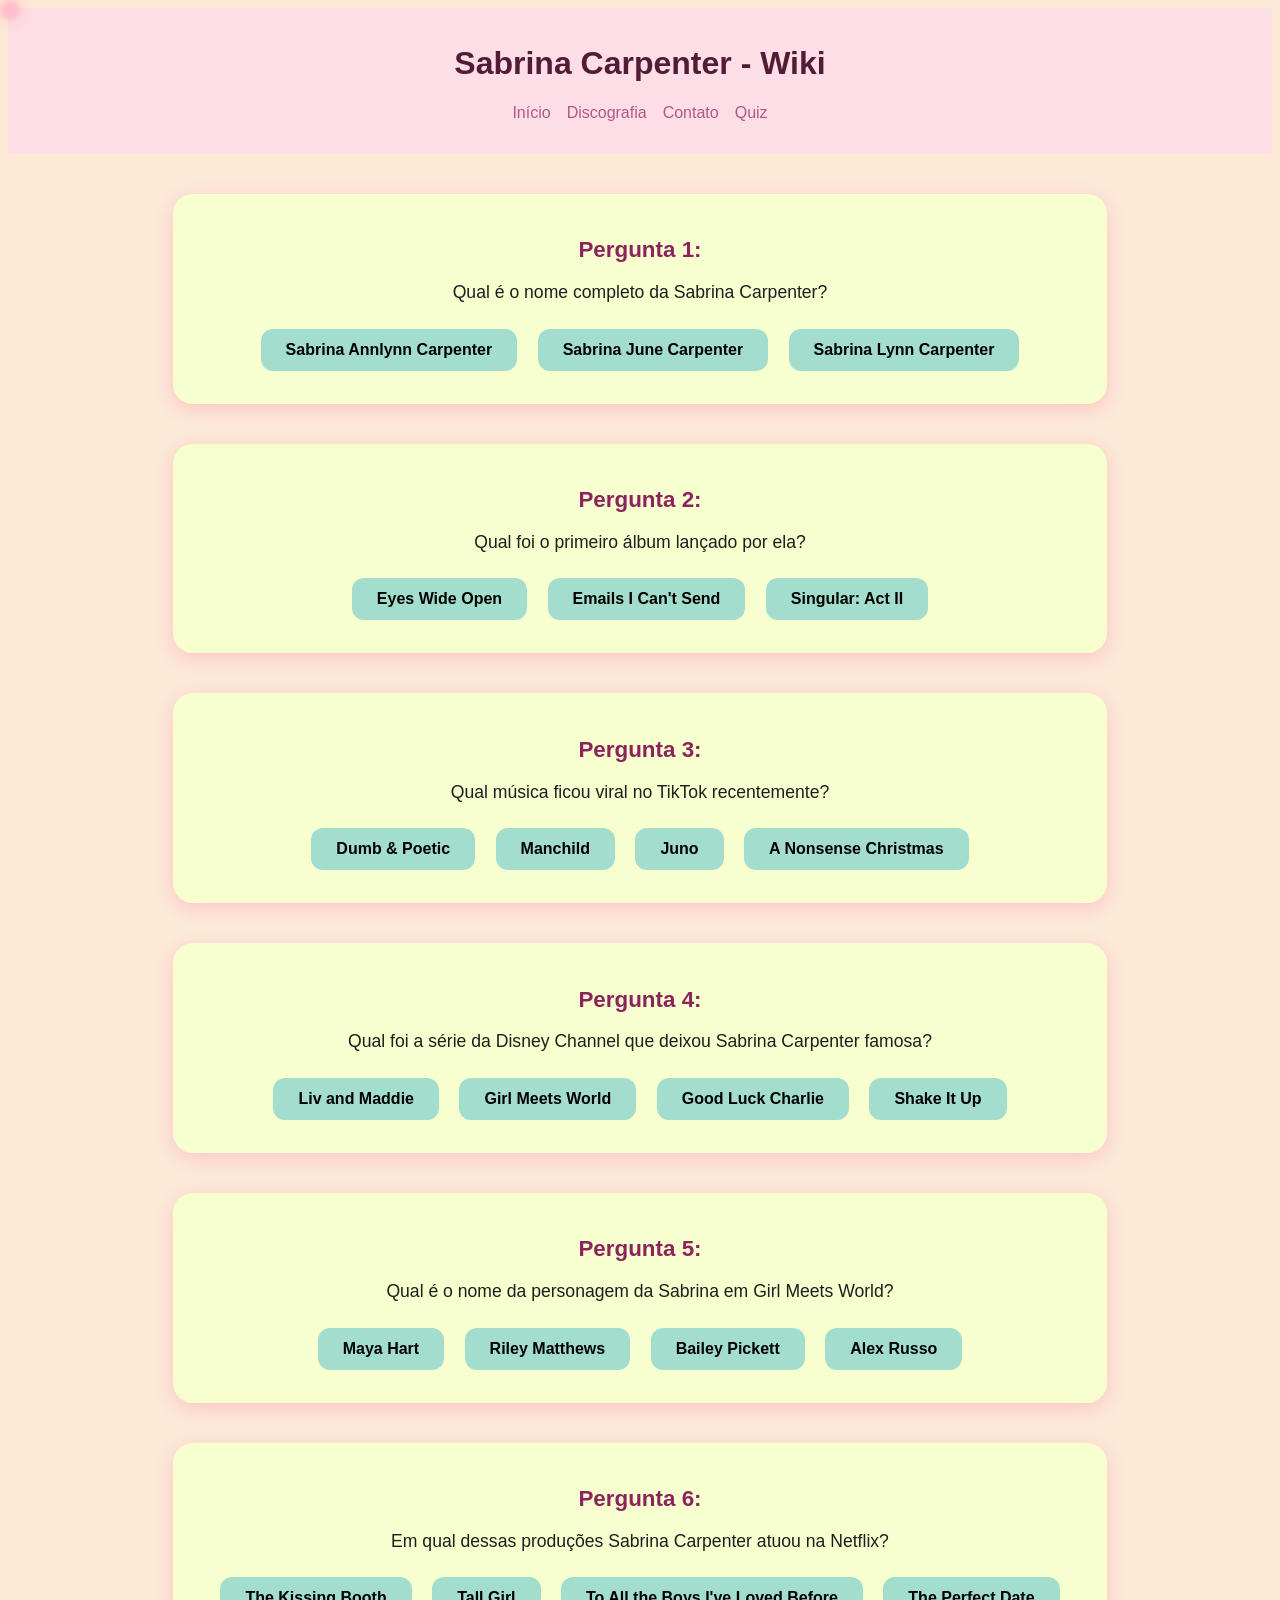
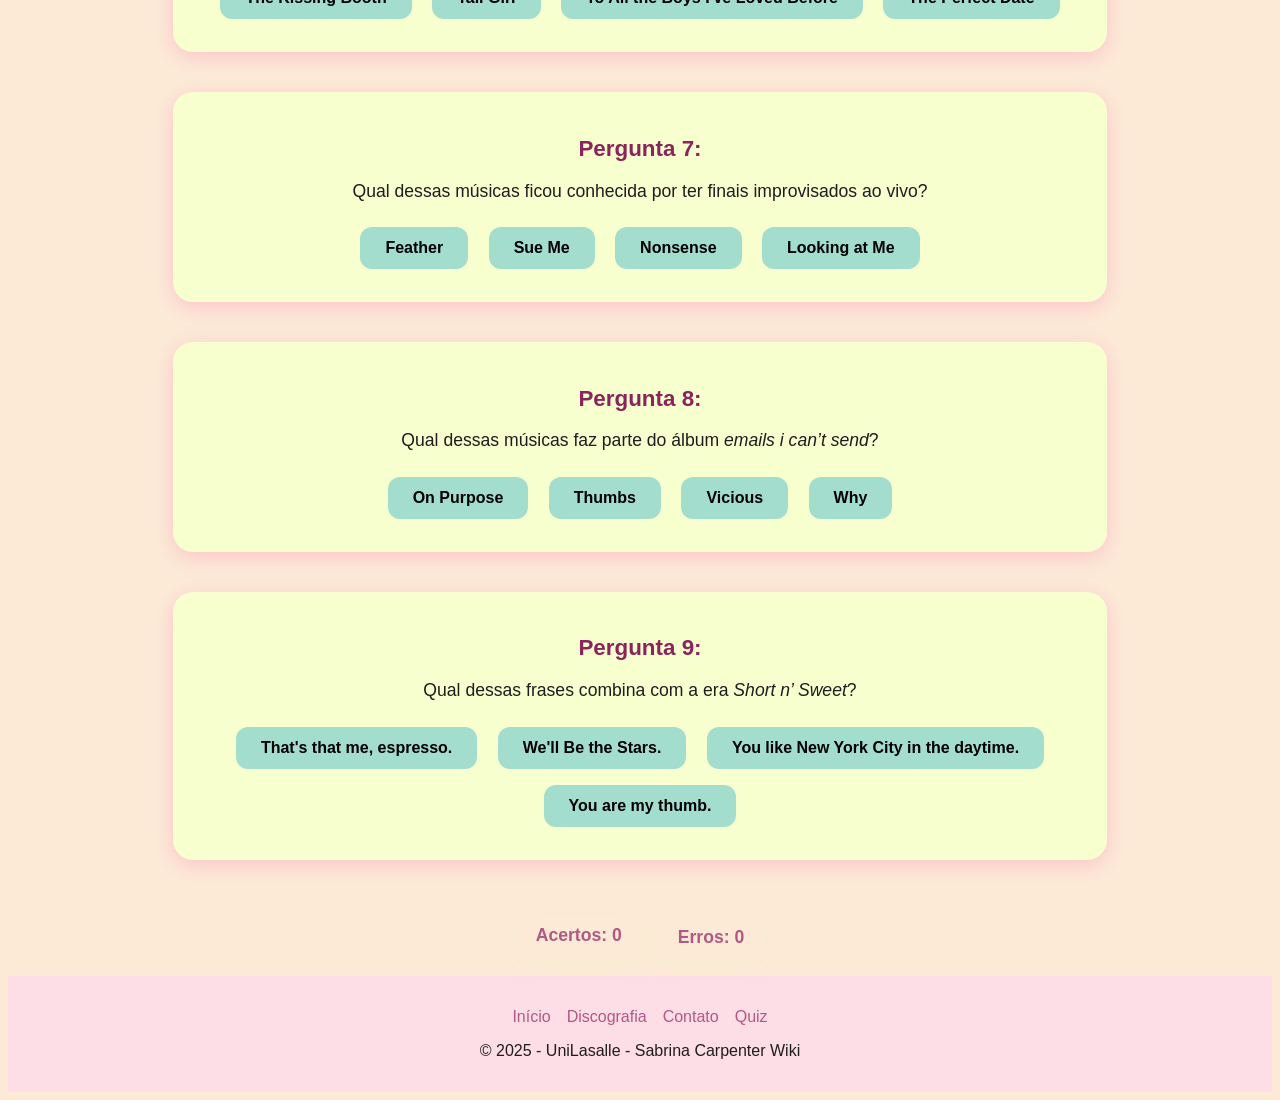
<file: quiz.html>
<!DOCTYPE html>
<html lang="pt-br">
<head>
  <meta charset="UTF-8">
  <title>Sabrina Carpenter</title>
  <link rel="stylesheet" href="quiz.css">
  <link rel="shortcut icon" type="imagex/png" href="https://upload.wikimedia.org/wikipedia/commons/thumb/d/d9/Sabrina_Carpenter_signature.png/144px-Sabrina_Carpenter_signature.png">
  <meta name="viewport" content="width=device-width, initial-scale=1.0">
</head>
<body>

<header>
  <h1 id="tituloPrincipal">Sabrina Carpenter - Wiki</h1>
  <div class="header-stickers" id="headerStickers"></div>
  <nav>
    <ul>
      <li><a href="inicio.html">Início</a></li>
      <li><a href="discografia.html">Discografia</a></li>
      <li><a href="contato.html">Contato</a></li>
      <li><a href="quiz.html">Quiz</a></li>
    </ul>
  </nav>
</header>

<div class="cursor-brilho"></div>

<main>

  <!-- PERGUNTA 1 -->
  <section class="pergunta">
    <h2>Pergunta 1:</h2>
    <p>Qual é o nome completo da Sabrina Carpenter?</p>

    <button onclick="verificarResposta(this)" data-correta="true">Sabrina Annlynn Carpenter</button>
    <button onclick="verificarResposta(this)">Sabrina June Carpenter</button>
    <button onclick="verificarResposta(this)">Sabrina Lynn Carpenter</button>

    <div class="resultado" style="display:none;">
      <p class="mensagem"></p>
      <button class="tentar-novamente">Tentar novamente</button>
    </div>
  </section>

  <!-- PERGUNTA 2 -->
  <section class="pergunta">
    <h2>Pergunta 2:</h2>
    <p>Qual foi o primeiro álbum lançado por ela?</p>

    <button onclick="verificarResposta(this)" data-correta="true">Eyes Wide Open</button>
    <button onclick="verificarResposta(this)">Emails I Can't Send</button>
    <button onclick="verificarResposta(this)">Singular: Act II</button>

    <div class="resultado" style="display:none;">
      <p class="mensagem"></p>
      <button class="tentar-novamente">Tentar novamente</button>
    </div>
  </section>

  <!-- PERGUNTA 3 -->
  <section class="pergunta">
    <h2>Pergunta 3:</h2>
    <p>Qual música ficou viral no TikTok recentemente?</p>

    <button onclick="verificarResposta(this)">Dumb & Poetic</button>
    <button onclick="verificarResposta(this)" data-correta="true">Manchild</button>
    <button onclick="verificarResposta(this)">Juno</button>
    <button onclick="verificarResposta(this)">A Nonsense Christmas</button>

    <div class="resultado" style="display:none;">
      <p class="mensagem"></p>
      <button class="tentar-novamente">Tentar novamente</button>
    </div>
  </section>

<!-- PERGUNTA 4 -->
  <section class="pergunta">
    <h2>Pergunta 4:</h2>
    <p>Qual foi a série da Disney Channel que deixou Sabrina Carpenter famosa?</p>

    <button onclick="verificarResposta(this)">Liv and Maddie</button>
    <button onclick="verificarResposta(this)" data-correta="true">Girl Meets World</button>
    <button onclick="verificarResposta(this)">Good Luck Charlie</button>
    <button onclick="verificarResposta(this)">Shake It Up</button>

    <div class="resultado" style="display:none;">
      <p class="mensagem"></p>
      <button class="tentar-novamente">Tentar novamente</button>
    </div>
  </section>

  <!-- PERGUNTA 5 -->
  <section class="pergunta">
    <h2>Pergunta 5:</h2>
    <p>Qual é o nome da personagem da Sabrina em Girl Meets World?</p>

    <button onclick="verificarResposta(this)" data-correta="true">Maya Hart</button>
    <button onclick="verificarResposta(this)">Riley Matthews</button>
    <button onclick="verificarResposta(this)">Bailey Pickett</button>
    <button onclick="verificarResposta(this)">Alex Russo</button>

    <div class="resultado" style="display:none;">
      <p class="mensagem"></p>
      <button class="tentar-novamente">Tentar novamente</button>
    </div>
  </section>

  <!-- PERGUNTA 6 -->
  <section class="pergunta">
    <h2>Pergunta 6:</h2>
    <p>Em qual dessas produções Sabrina Carpenter atuou na Netflix?</p>

    <button onclick="verificarResposta(this)">The Kissing Booth</button>
    <button onclick="verificarResposta(this)" data-correta="true">Tall Girl</button>
    <button onclick="verificarResposta(this)">To All the Boys I've Loved Before</button>
    <button onclick="verificarResposta(this)">The Perfect Date</button>

    <div class="resultado" style="display:none;">
      <p class="mensagem"></p>
      <button class="tentar-novamente">Tentar novamente</button>
    </div>
  </section>

  <!-- PERGUNTA 7 -->
  <section class="pergunta">
    <h2>Pergunta 7:</h2>
    <p>Qual dessas músicas ficou conhecida por ter finais improvisados ao vivo?</p>

    <button onclick="verificarResposta(this)">Feather</button>
    <button onclick="verificarResposta(this)">Sue Me</button>
    <button onclick="verificarResposta(this)" data-correta="true">Nonsense</button>
    <button onclick="verificarResposta(this)">Looking at Me</button>

    <div class="resultado" style="display:none;">
      <p class="mensagem"></p>
      <button class="tentar-novamente">Tentar novamente</button>
    </div>
  </section>

  <!-- PERGUNTA 8 -->
  <section class="pergunta">
    <h2>Pergunta 8:</h2>
    <p>Qual dessas músicas faz parte do álbum <em>emails i can’t send</em>?</p>

    <button onclick="verificarResposta(this)">On Purpose</button>
    <button onclick="verificarResposta(this)">Thumbs</button>
    <button onclick="verificarResposta(this)" data-correta="true">Vicious</button>
    <button onclick="verificarResposta(this)">Why</button>

    <div class="resultado" style="display:none;">
      <p class="mensagem"></p>
      <button class="tentar-novamente">Tentar novamente</button>
    </div>
  </section>

  <!-- PERGUNTA 9 -->
  <section class="pergunta">
    <h2>Pergunta 9:</h2>
    <p>Qual dessas frases combina com a era <em>Short n’ Sweet</em>?</p>

    <button onclick="verificarResposta(this)" data-correta="true">That's that me, espresso.</button>
    <button onclick="verificarResposta(this)">We'll Be the Stars.</button>
    <button onclick="verificarResposta(this)">You like New York City in the daytime.</button>
    <button onclick="verificarResposta(this)">You are my thumb.</button>

    <div class="resultado" style="display:none;">
      <p class="mensagem"></p>
      <button class="tentar-novamente">Tentar novamente</button>
    </div>
  </section>
  <div id="container-placar">
<p id="placar">Acertos: 0</p>
<p id="erros">Erros: 0</p>
</div>





</main>
      <div id="confetesContainer"></div>
<footer>
  <nav>
    <ul>
      <li><a href="inicio.html">Início</a></li>
      <li><a href="discografia.html">Discografia</a></li>
      <li><a href="contato.html">Contato</a></li>
      <li><a href="quiz.html">Quiz</a></li>
    </ul>
  </nav>
  <p>&copy; 2025 - UniLasalle - Sabrina Carpenter Wiki </p>
</footer>

<script src="quiz.js"></script>
</body>
</html>
</file>
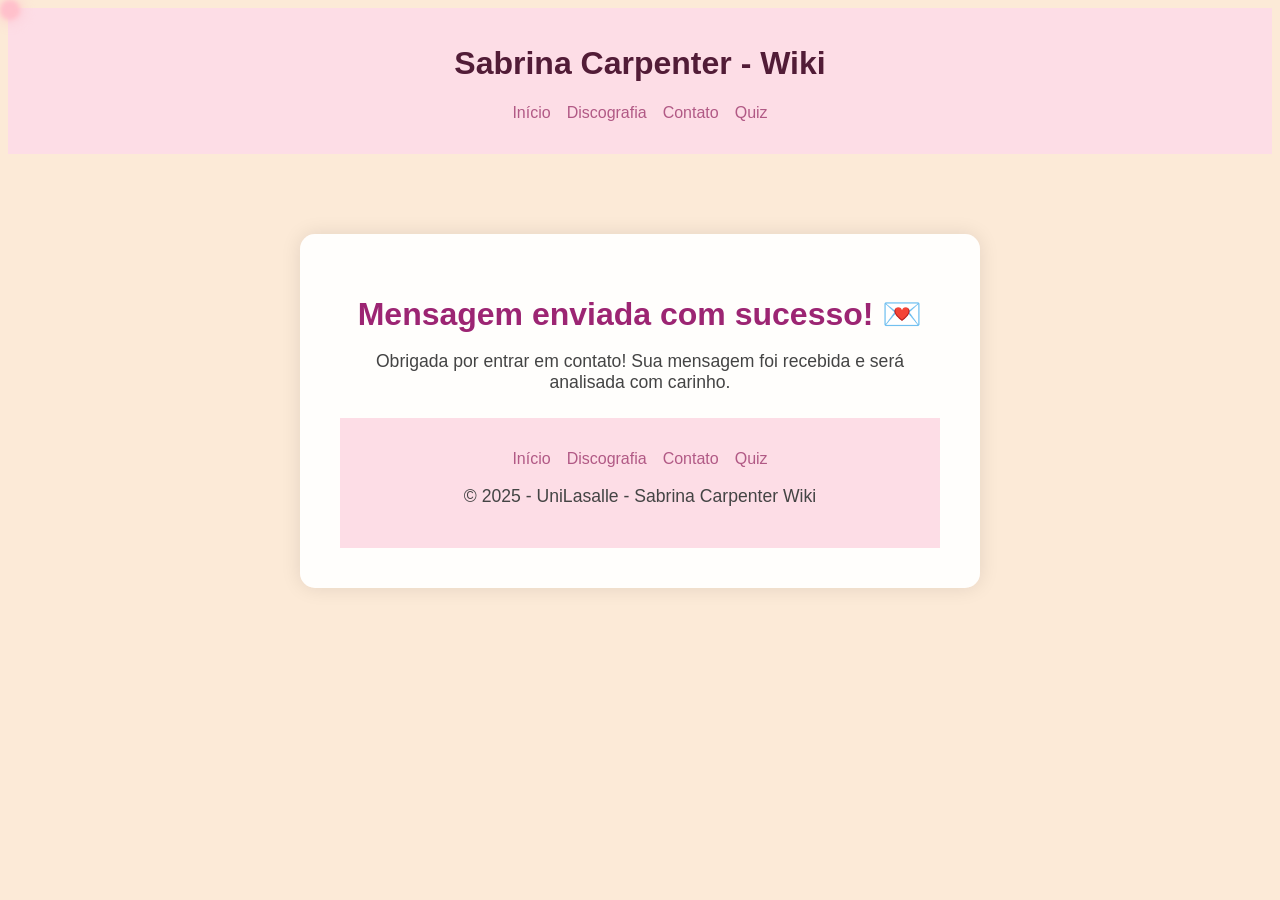
<file: sucesso.html>
<!DOCTYPE html>
<html lang="pt-br">
<head>
  <meta charset="UTF-8">
  <title>Mensagem Enviada!</title>
  <link rel="stylesheet" href="contato.css">
  <link rel="shortcut icon" type="image/png" href="https://upload.wikimedia.org/wikipedia/commons/thumb/d/d9/Sabrina_Carpenter_signature.png/144px-Sabrina_Carpenter_signature.png">
  <meta name="viewport" content="width=device-width, initial-scale=1.0">
</head>

  <header>
    
  <h1 id="tituloPrincipal">Sabrina Carpenter - Wiki</h1>
     <div class="header-stickers" id="headerStickers"></div>
    <nav>
      <ul>
        <li><a href="inicio.html">Início</a></li>
        <li><a href="discografia.html">Discografia</a></li>
        <li><a href="contato.html">Contato</a></li>
        <li><a href="quiz.html">Quiz</a></li>
      
      </ul>
    </nav>
  
  
  
  
  </header>

<body>
  <div class="cursor-brilho"></div>
  <div class="sucesso-container">
    <h1>Mensagem enviada com sucesso! 💌</h1>
    <p>Obrigada por entrar em contato! Sua mensagem foi recebida e será analisada com carinho.</p>

 <footer>
    <nav>
      <ul>
        <li><a href="inicio.html">Início</a></li>
        <li><a href="discografia.html">Discografia</a></li>
        <li><a href="contato.html">Contato</a></li>
         <li><a href="quiz.html">Quiz</a></li>
      </ul>
    </nav>
    <p>&copy; 2025 - UniLasalle - Sabrina Carpenter Wiki</p>
  </footer>

  <script src="script.js"></script>
</body>
</html>
</file>
<file: quiz.css>
/*======== CURSOR PERSONALIZADO ======== */
.cursor-brilho {
  position: fixed;
  top: 0;
  left: 0;
  width: 20px;
  height: 20px;
  border-radius: 50%;
  pointer-events: none;
  background: pink;
  box-shadow: 0 0 15px pink;
  filter: blur(2px);
  transition: 0.1s;
  z-index: 10000; /* resolve o erro do cursor */
}

@keyframes brilhoPulse {
  0% { box-shadow: 0 0 8px 2px rgba(255,130,200,0.5); opacity: 0.9; }
  100% { box-shadow: 0 0 25px 8px rgba(255,180,220,0.9); opacity: 1; }
}

html, body, a, button {
  cursor: none;
}


body {
  font-family: 'Segoe UI', Tahoma, Geneva, Verdana, sans-serif;
  padding: 0;
  background-color: #fcead7;
  color: #1e1e1e;

}
header {
  background-color: #fddde6;
  color: #521c37;
  padding: 1rem;
  text-align: center;
   position: relative;
}

.header-stickers {
  position: absolute;
  inset: 0;
  pointer-events: none; 
}


/* ===== ESTRELINHAS / CORAÇÕES FLUTUANDO ===== */
.floating-star {
  position: fixed;
  font-size: 1.2rem;
  pointer-events: none;
  animation: subirSumir 1s ease-out forwards;
  z-index: 9999;
}

@keyframes subirSumir {
  0% {
    transform: translateY(0);
    opacity: 1;
  }
  100% {
    transform: translateY(-40px);
    opacity: 0;
  }
}
footer {
  background-color: #fddde6;
  color: #1e1e1e;
  padding: 1rem;
  text-align: center;
}

nav ul {
  list-style: none;
  padding: 0;
  display: flex;
  justify-content: center;
  gap: 1rem;
}

nav a {
  color: #1e1e1e;
  text-decoration: none;
}

nav a:hover {
  text-decoration: underline;
}

nav ul li a {
  color: #b15985;
}

section {
  text-align: center;
  font-family: Arial, sans-serif;
  margin: 40px;
}

/*======== CARTÃO DAS PERGUNTAS ======== */

section.pergunta {
  background: #f8ffce;
  padding: 25px;
  margin: 40px auto;
  width: 70%;
  border-radius: 20px;
  box-shadow: 0 5px 20px rgba(255,140,180,0.4);
  animation: fadeIn .4s ease-in-out;
}

/* animação */
@keyframes fadeIn {
  from { opacity: 0; transform: translateY(10px); }
  to { opacity: 1; transform: translateY(0); }
}

section.pergunta h2 {
  color: #8b245c;
  font-size: 1.4rem;
}

section.pergunta p {
  font-size: 1.1rem;
  font-weight: 500;
}

/*======== BOTÕES ======== */

button {
  background-color: #a2ddce;
  border: none;
  border-radius: 12px;
  padding: 12px 25px;
  margin: 8px;
  font-size: 1rem;
  font-weight: 600;
  transition: 0.3s;
}

button:hover {
  background-color: #f48fb1;
  transform: scale(1.05);
}

/* MANTER OPÇÕES NA MESMA LINHA */

.pergunta button {
  display: inline-block;
}

/*RESULTADO  */

.resultado {
  background: #f8ffce;
  margin: 20px auto;
  padding: 20px;
  width: 50%;
  border-radius: 15px;
  box-shadow: 0 5px 20px rgba(241, 241, 199, 0.4);
  display: none;
}

.resultado p {
  font-size: 1.2rem;
  font-weight: bold;
}

footer {
  background-color: #fddde6;
  color: #1e1e1e;
  padding: 1rem;
  text-align: center;
}


#confetesContainer {
  position: fixed;
  top: 0;
  left: 0;
  width: 100%;
  height: 100%;
  pointer-events: none;
  overflow: hidden;
  z-index: 1000;
}

.confete {
  position: absolute;
  width: 8px;
  height: 8px;
  border-radius: 50%;
  opacity: 0.9;
  animation: estourar 1s forwards;
}
.confete:nth-child(5n + 1) { background-color: #ff4d4d; }  /* vermelho */
.confete:nth-child(5n + 2) { background-color: #ffaa00; }  /* laranja */
.confete:nth-child(5n + 3) { background-color: #ffff4d; }  /* amarelo */
.confete:nth-child(5n + 4) { background-color: #4dff4d; }  /* verde */
.confete:nth-child(5n + 5) { background-color: #4da6ff; }  /* azul */

@keyframes estourar {
  0% {
    transform: translate(0, 0) scale(1);
    opacity: 1;
  }
  100% {
    transform: translate(var(--x), var(--y)) scale(0.5) rotate(360deg);
    opacity: 0;
  }
}
  #placar {
  text-align: center;
  font-weight: bold;
  color: #b15985;
  margin-top: 15px;
  font-size: 1.1rem;
}

/* ===== ESTRELINHAS / CORAÇÕES FLUTUANDO ===== */
.floating-star {
  position: fixed;
  font-size: 1.2rem;
  pointer-events: none;
  animation: subirSumir 1s ease-out forwards;
  z-index: 9999;
}

@keyframes subirSumir {
  0% {
    transform: translateY(0);
    opacity: 1;
  }
  100% {
    transform: translateY(-40px);
    opacity: 0;
  }}

/* ====== RESPONSIVIDADE QUIZ ====== */
@media (max-width: 900px) {
  section {
    margin: 24px 16px;
  }

  nav ul {
    flex-direction: column;
    align-items: center;
  }

  section.pergunta {
    width: 90%;
    margin: 24px auto;
  }

  .resultado {
    width: 90%;
  }
}

@media (max-width: 480px) {
  section.pergunta h2 {
    font-size: 1.2rem;
  }

  section.pergunta p {
    font-size: 1rem;
  }

  button {
    width: 100%;
    max-width: 260px;
  }
}


/*erros decoracao*/

/* Centralizar acertos e erros */
#placar, 
#erros {
  
  padding: 10px 18px;
  border-radius: 12px;
  font-weight: bold;
  color: #b15985;
  box-shadow: 0 5px 20px rgba(241, 241, 199, 0.4);
  font-size: 1.1rem;
  text-align: center;
}

/* Centralização real */
#container-placar {
  display: flex;
  justify-content: center; 
  gap: 20px;
  margin-top: 20px;
}
</file>
<file: contato.css>
body {
  font-family: 'Segoe UI', Tahoma, Geneva, Verdana, sans-serif;
  padding: 0;
  background-color: #fcead7;
  color: #1e1e1e;

}
header {
  background-color: #fddde6;
  color: #521c37;
  padding: 1rem;
  text-align: center;
   position: relative;
}


.header-stickers {
  position: absolute;
  inset: 0;
  pointer-events: none; 
}


/* ===== ESTRELINHAS / CORAÇÕES FLUTUANDO ===== */
.floating-star {
  position: fixed;
  font-size: 1.2rem;
  pointer-events: none;
  animation: subirSumir 1s ease-out forwards;
  z-index: 9999;
}

@keyframes subirSumir {
  0% {
    transform: translateY(0);
    opacity: 1;
  }
  100% {
    transform: translateY(-40px);
    opacity: 0;
  }
}
footer {
  background-color: #fddde6;
  color: #1e1e1e;
  padding: 1rem;
  text-align: center;
}

nav ul {
  list-style: none;
  padding: 0;
  display: flex;
  justify-content: center;
  gap: 1rem;
}

nav a {
  color: #1e1e1e;
  text-decoration: none;
}

nav a:hover {
  text-decoration: underline;
}

nav ul li a {
  color: #b15985;
}

section {
  text-align: center;
  font-family: Arial, sans-serif;
  margin: 40px;
}



/* ======== IMAGEM DESTAQUE ======== */
.imagem-destaque img {
  width: 100%;
  max-height: 400px;
  object-fit: cover;
  border-bottom: 4px solid #fddde6;
}

/* ======== SEÇÃO DE CONTATO ======== */
.contato {
  max-width: 700px;     
  width: 90%;           
  margin: 40px auto;  
  background-color: #fff;
  padding: 30px 40px;
  border-radius: 15px;
  box-shadow: 0 4px 12px rgba(0,0,0,0.1);
  text-align: center;
  box-sizing: border-box;
}

.contato h2 {
  color: #521c37;
  margin-bottom: 15px;
}

.contato p {
  margin-bottom: 25px;
  color: #333;
}

/* ======== FORMULÁRIO ======== */
form {
  display: flex;
  flex-direction: column;
  gap: 12px;
  text-align: left;
}

label {
  font-weight: bold;
  color: #521c37;
}

input, textarea {
  width: 100%;
  padding: 10px;
  border: 1px solid #f3c8d7;
  border-radius: 8px;
  font-size: 16px;
  background-color: #fffafc;
  resize: none;
}



button {
  align-self: center;
  background-color: #b15985;
  color: white;
  padding: 10px 24px;
  border: none;
  border-radius: 8px;
  font-size: 16px;
  margin-top: 10px;
  transition: background 0.3s ease;
}

button:hover {
  background-color: #521c37;
}

/* ======== CURSOR PERSONALIZADO ======== */
.cursor-brilho {
  position: fixed;
  top: 0;
  left: 0;
  width: 20px;
  height: 20px;
  border-radius: 50%;
  pointer-events: none;
  background: pink;
  box-shadow: 0 0 15px pink;
  filter: blur(2px);
  transition: 0.1s;
  z-index: 9999; 
}

@keyframes brilhoPulse {
  0% { box-shadow: 0 0 8px 2px rgba(255,130,200,0.5); opacity: 0.9; }
  100% { box-shadow: 0 0 25px 8px rgba(255,180,220,0.9); opacity: 1; }
}

html, body, a, button, input, textarea, .card-flip, .card-inner, .card-front, .card-back {
    cursor: none;
}



/* DEPOIS DE ENVIADO */

    .sucesso-container {
      max-width: 600px;
      margin: 80px auto;
      padding: 40px;
      background: #ffffffee;
      border-radius: 15px;
      text-align: center;
      box-shadow: 0 0 20px rgba(0,0,0,0.1);
      animation: fade .7s ease-in-out;
    }

.sucesso-container h1 {
  color: #9c2573;
  font-size: 2rem;
  margin-bottom: 10px;
}

.sucesso-container p {
  font-size: 1.1rem;
  color: #444;
  margin-bottom: 25px;
}

    a.botao {
      display: inline-block;
      padding: 12px 25px;
      background: #9c2573;
      color: white;
      text-decoration: none;
      font-weight: bold;
      border-radius: 10px;
      transition: .2s;
    }

    a.botao:hover {
      background: #751a56;
    }

    @keyframes fade {
      from { opacity: 0; transform: translateY(20px); }
      to { opacity: 1; transform: translateY(0); }
    }


/* ====== RESPONSIVIDADE CONTATO ====== */
@media (max-width: 900px) {
  section {
    margin: 24px 16px;
  }

  nav ul {
    flex-direction: column;
    align-items: center;
  }

  .contato {
    margin: 24px auto;
    padding: 24px 20px;
  }

  .sucesso-container {
    margin: 40px auto;
    padding: 24px 20px;
  }
}

@media (max-width: 480px) {
  header {
    padding: 0.75rem;
  }

  .contato h2 {
    font-size: 1.4rem;
  }

  .contato p {
    font-size: 0.95rem;
  }

  button {
    width: 100%;
  }
}
</file>
